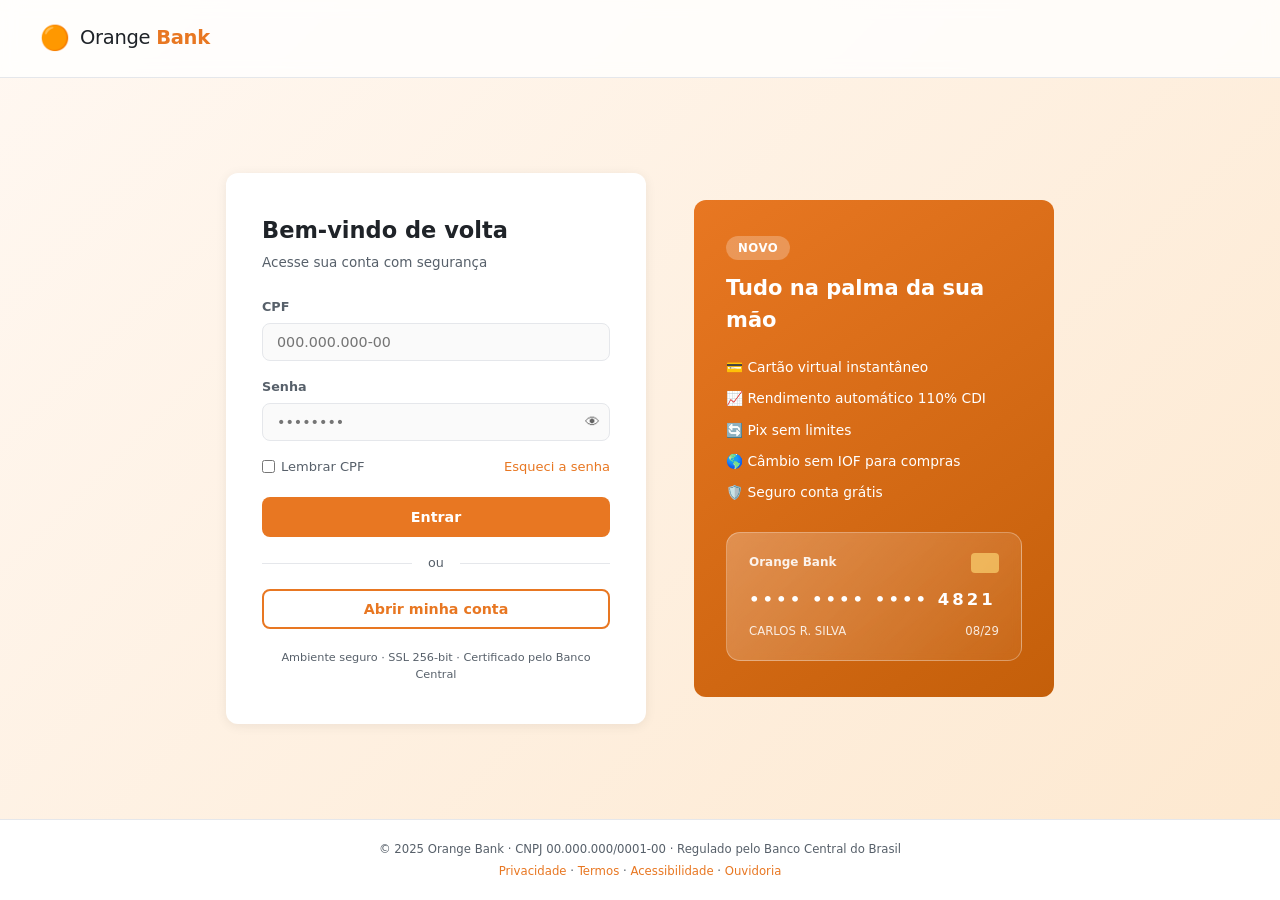
<file: index.html>
<!DOCTYPE html>
<html lang="pt-BR">
<head>
  <meta charset="UTF-8" />
  <meta name="viewport" content="width=device-width, initial-scale=1.0" />
  <title>Orange Bank — Login</title>
  <link rel="stylesheet" href="style.css" />
</head>
<body class="auth-page">

  <!-- Header mínimo -->
  <header class="auth-header">
    <div class="logo">
      <span class="logo-icon">🟠</span>
      <span class="logo-text">Orange <strong>Bank</strong></span>
    </div>
  </header>

  <main class="auth-main">
    <div class="auth-card">
      <h1>Bem-vindo de volta</h1>
      <p class="auth-sub">Acesse sua conta com segurança</p>

      <form id="loginForm" onsubmit="doLogin(event)">
        <div class="field-group">
          <label for="cpf">CPF</label>
          <input type="text" id="cpf" placeholder="000.000.000-00" maxlength="14" oninput="maskCPF(this)" />
        </div>
        <div class="field-group">
          <label for="senha">Senha</label>
          <div class="input-eye">
            <input type="password" id="senha" placeholder="••••••••" />
            <button type="button" class="eye-btn" onclick="togglePwd()">👁</button>
          </div>
        </div>
        <div class="remember-row">
          <label><input type="checkbox" /> Lembrar CPF</label>
          <a href="#" class="link">Esqueci a senha</a>
        </div>
        <button type="submit" class="btn btn-primary btn-full">Entrar</button>
      </form>

      <div class="divider">ou</div>
      <button class="btn btn-outline btn-full" onclick="goRegister()">Abrir minha conta</button>

      <p class="auth-footer">Ambiente seguro · SSL 256-bit · Certificado pelo Banco Central</p>
    </div>

    <!-- Card lateral ilustrativo -->
    <div class="auth-promo">
      <div class="promo-badge">Novo</div>
      <h2>Tudo na palma da sua mão</h2>
      <ul class="promo-list">
        <li>💳 Cartão virtual instantâneo</li>
        <li>📈 Rendimento automático 110% CDI</li>
        <li>🔄 Pix sem limites</li>
        <li>🌎 Câmbio sem IOF para compras</li>
        <li>🛡️ Seguro conta grátis</li>
      </ul>
      <div class="promo-card-mockup">
        <div class="mock-card">
          <div class="mock-card-top">
            <span>Orange Bank</span>
            <span class="mock-chip"></span>
          </div>
          <div class="mock-card-num">•••• •••• •••• 4821</div>
          <div class="mock-card-bot">
            <span>CARLOS R. SILVA</span>
            <span>08/29</span>
          </div>
        </div>
      </div>
    </div>
  </main>

  <footer class="auth-page-footer">
    <p>© 2025 Orange Bank · CNPJ 00.000.000/0001-00 · Regulado pelo Banco Central do Brasil</p>
    <nav><a href="#">Privacidade</a> · <a href="#">Termos</a> · <a href="#">Acessibilidade</a> · <a href="#">Ouvidoria</a></nav>
  </footer>

  <script src="app.js"></script>
</body>
</html>
</file>
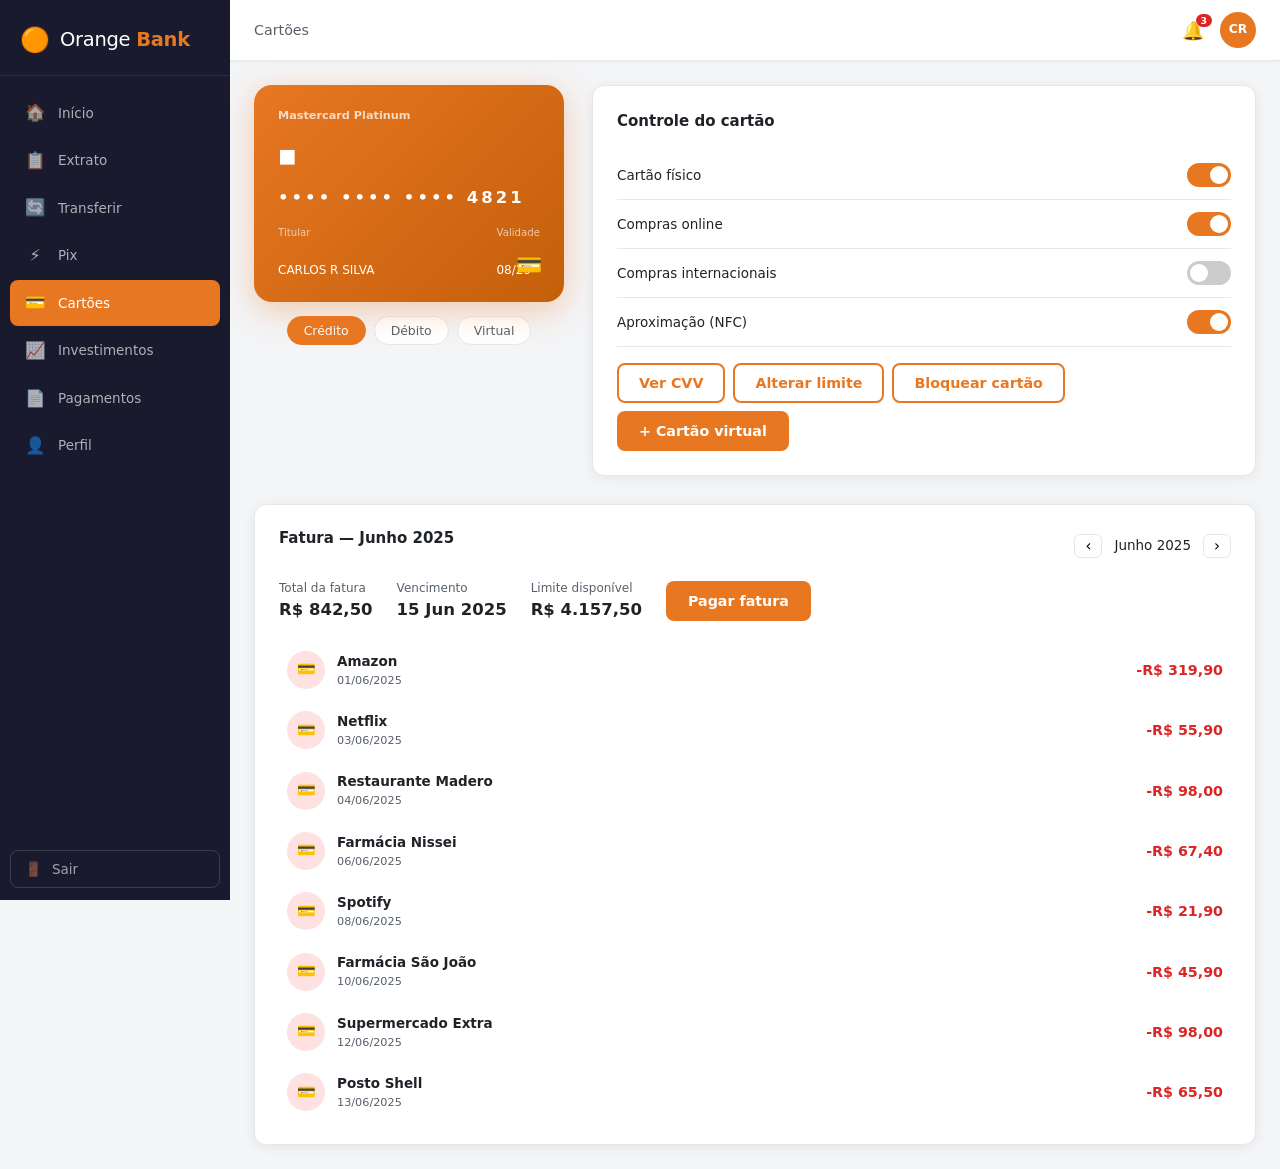
<file: cartoes.html>
<!DOCTYPE html>
<html lang="pt-BR">
<head>
  <meta charset="UTF-8" />
  <meta name="viewport" content="width=device-width, initial-scale=1.0" />
  <title>Orange Bank — Cartões</title>
  <link rel="stylesheet" href="style.css" />
</head>
<body class="app-page">
  <aside class="sidebar" id="sidebar">
    <div class="sidebar-logo"><span class="logo-icon">🟠</span><span class="logo-text">Orange <strong>Bank</strong></span></div>
    <nav class="sidebar-nav">
      <a href="dashboard.html" class="nav-item"><span class="nav-icon">🏠</span><span>Início</span></a>
      <a href="extrato.html" class="nav-item"><span class="nav-icon">📋</span><span>Extrato</span></a>
      <a href="transferencia.html" class="nav-item"><span class="nav-icon">🔄</span><span>Transferir</span></a>
      <a href="pix.html" class="nav-item"><span class="nav-icon">⚡</span><span>Pix</span></a>
      <a href="cartoes.html" class="nav-item active"><span class="nav-icon">💳</span><span>Cartões</span></a>
      <a href="investimentos.html" class="nav-item"><span class="nav-icon">📈</span><span>Investimentos</span></a>
      <a href="pagamentos.html" class="nav-item"><span class="nav-icon">📄</span><span>Pagamentos</span></a>
      <a href="perfil.html" class="nav-item"><span class="nav-icon">👤</span><span>Perfil</span></a>
    </nav>
    <button class="sidebar-logout" onclick="logout()"><span>🚪</span> Sair</button>
  </aside>
  <div class="app-content">
    <header class="topbar">
      <button class="menu-toggle" onclick="toggleSidebar()">☰</button>
      <div class="topbar-greeting"><span>Cartões</span></div>
      <div class="topbar-actions">
        <button class="icon-btn" onclick="showNotifications()">🔔<span class="badge">3</span></button>
        <div class="avatar" onclick="window.location='perfil.html'">CR</div>
      </div>
    </header>
    <main class="main-area">

      <div class="cards-layout">
        <!-- CARD VISUAL -->
        <div class="card-display-area">
          <div class="big-card credit" id="bigCard">
            <div class="card-band">Mastercard Platinum</div>
            <div class="card-chip">◼</div>
            <div class="card-num">•••• •••• •••• 4821</div>
            <div class="card-info-row">
              <div><small>Titular</small><br>CARLOS R SILVA</div>
              <div><small>Validade</small><br>08/29</div>
            </div>
            <div class="card-brand">💳</div>
          </div>
          <div class="card-switch-row">
            <button class="card-sw-btn active" onclick="switchCard(this,'credit')">Crédito</button>
            <button class="card-sw-btn" onclick="switchCard(this,'debit')">Débito</button>
            <button class="card-sw-btn" onclick="switchCard(this,'virtual')">Virtual</button>
          </div>
        </div>

        <!-- CONTROLES DO CARTÃO -->
        <div class="card-controls">
          <h2>Controle do cartão</h2>
          <div class="toggle-row">
            <span>Cartão físico</span>
            <label class="toggle"><input type="checkbox" checked onchange="toggleCard(this,'fisico')"><span class="slider"></span></label>
          </div>
          <div class="toggle-row">
            <span>Compras online</span>
            <label class="toggle"><input type="checkbox" checked onchange="toggleCard(this,'online')"><span class="slider"></span></label>
          </div>
          <div class="toggle-row">
            <span>Compras internacionais</span>
            <label class="toggle"><input type="checkbox" onchange="toggleCard(this,'inter')"><span class="slider"></span></label>
          </div>
          <div class="toggle-row">
            <span>Aproximação (NFC)</span>
            <label class="toggle"><input type="checkbox" checked onchange="toggleCard(this,'nfc')"><span class="slider"></span></label>
          </div>
          <div class="card-actions-btns">
            <button class="btn btn-outline" onclick="showCVV()">Ver CVV</button>
            <button class="btn btn-outline" onclick="changeLimit()">Alterar limite</button>
            <button class="btn btn-outline" onclick="blockCard()">Bloquear cartão</button>
            <button class="btn btn-primary" onclick="requestVirtual()">+ Cartão virtual</button>
          </div>
        </div>
      </div>

      <!-- FATURA -->
      <section class="fatura-section">
        <div class="section-header">
          <h2 class="section-title">Fatura — Junho 2025</h2>
          <div class="fatura-nav">
            <button onclick="prevFatura()">‹</button>
            <span id="faturaMonth">Junho 2025</span>
            <button onclick="nextFatura()">›</button>
          </div>
        </div>
        <div class="fatura-summary">
          <div class="fatura-val">
            <span>Total da fatura</span>
            <strong id="faturaTotal">R$ 842,50</strong>
          </div>
          <div class="fatura-val">
            <span>Vencimento</span>
            <strong>15 Jun 2025</strong>
          </div>
          <div class="fatura-val">
            <span>Limite disponível</span>
            <strong>R$ 4.157,50</strong>
          </div>
          <button class="btn btn-primary" onclick="payFatura()">Pagar fatura</button>
        </div>
        <ul class="tx-list" id="faturaList"></ul>
      </section>

    </main>
  </div>

  <!-- MODAL CVV -->
  <div class="modal-overlay hidden" id="cvvModal">
    <div class="modal">
      <h3>Código de segurança (CVV)</h3>
      <p>Este código expira em <strong>30 segundos</strong></p>
      <div class="cvv-display" id="cvvValue">357</div>
      <div class="cvv-timer"><div class="cvv-bar" id="cvvBar"></div></div>
      <button class="btn btn-outline btn-full mt8" onclick="closeCVV()">Fechar</button>
    </div>
  </div>

  <script src="app.js"></script>
</body>
</html>
</file>
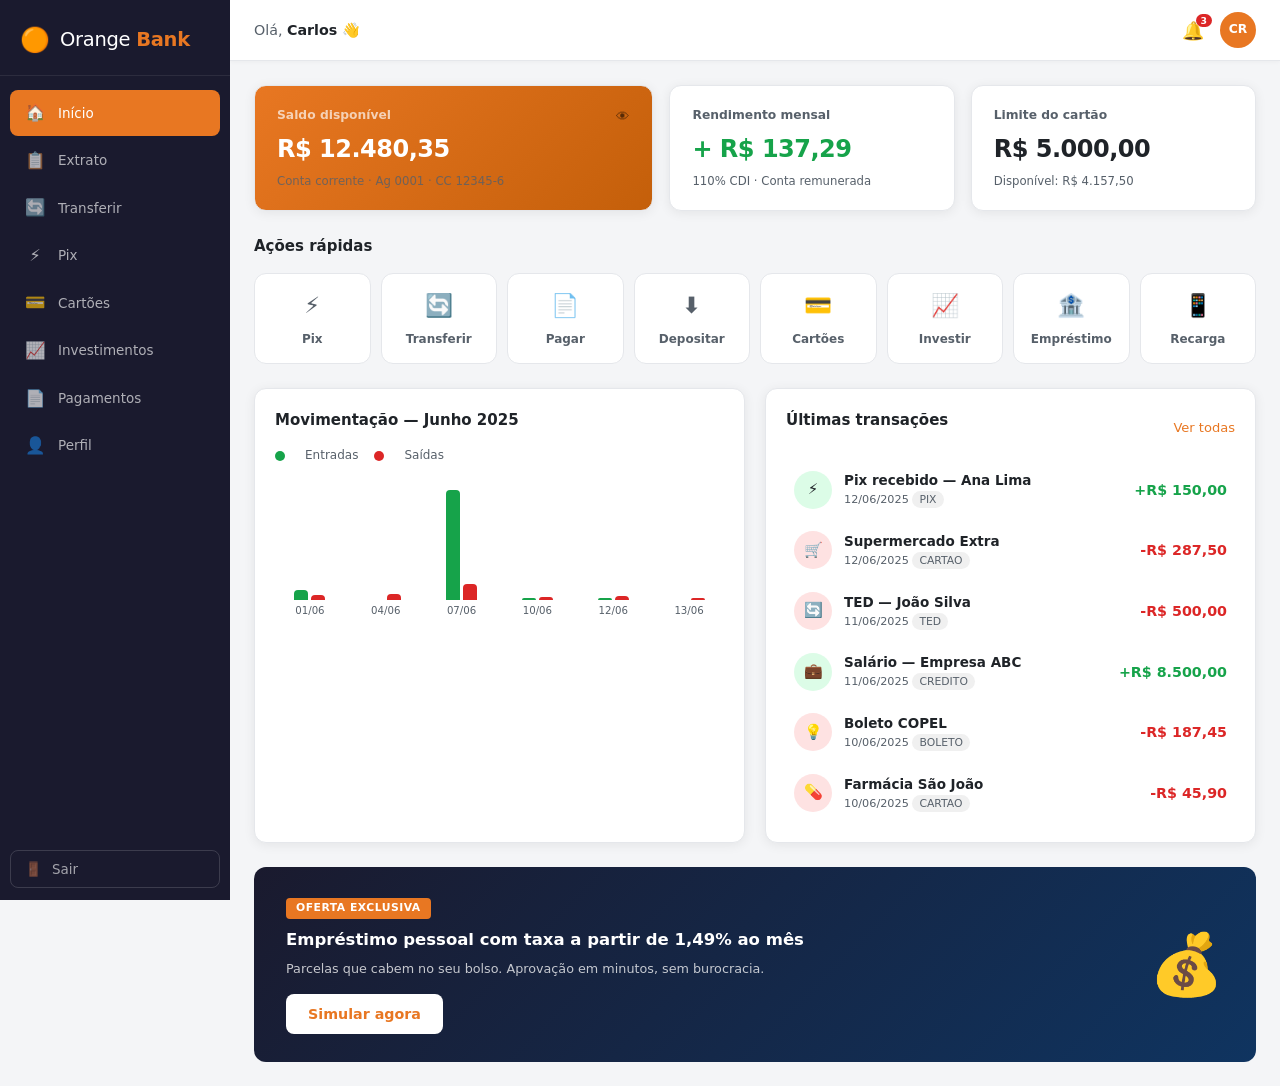
<file: dashboard.html>
<!DOCTYPE html>
<html lang="pt-BR">
<head>
  <meta charset="UTF-8" />
  <meta name="viewport" content="width=device-width, initial-scale=1.0" />
  <title>Orange Bank — Dashboard</title>
  <link rel="stylesheet" href="style.css" />
</head>
<body class="app-page">

  <!-- SIDEBAR -->
  <aside class="sidebar" id="sidebar">
    <div class="sidebar-logo">
      <span class="logo-icon">🟠</span>
      <span class="logo-text">Orange <strong>Bank</strong></span>
    </div>
    <nav class="sidebar-nav">
      <a href="dashboard.html" class="nav-item active">
        <span class="nav-icon">🏠</span><span>Início</span>
      </a>
      <a href="extrato.html" class="nav-item">
        <span class="nav-icon">📋</span><span>Extrato</span>
      </a>
      <a href="transferencia.html" class="nav-item">
        <span class="nav-icon">🔄</span><span>Transferir</span>
      </a>
      <a href="pix.html" class="nav-item">
        <span class="nav-icon">⚡</span><span>Pix</span>
      </a>
      <a href="cartoes.html" class="nav-item">
        <span class="nav-icon">💳</span><span>Cartões</span>
      </a>
      <a href="investimentos.html" class="nav-item">
        <span class="nav-icon">📈</span><span>Investimentos</span>
      </a>
      <a href="pagamentos.html" class="nav-item">
        <span class="nav-icon">📄</span><span>Pagamentos</span>
      </a>
      <a href="perfil.html" class="nav-item">
        <span class="nav-icon">👤</span><span>Perfil</span>
      </a>
    </nav>
    <button class="sidebar-logout" onclick="logout()">
      <span>🚪</span> Sair
    </button>
  </aside>

  <!-- CONTEÚDO PRINCIPAL -->
  <div class="app-content">

    <!-- TOPBAR -->
    <header class="topbar">
      <button class="menu-toggle" onclick="toggleSidebar()">☰</button>
      <div class="topbar-greeting">
        <span>Olá, <strong id="userName">Carlos</strong> 👋</span>
      </div>
      <div class="topbar-actions">
        <button class="icon-btn" title="Notificações" onclick="showNotifications()">
          🔔<span class="badge" id="notifBadge">3</span>
        </button>
        <div class="avatar" onclick="window.location='perfil.html'">CR</div>
      </div>
    </header>

    <!-- NOTIFICAÇÕES DROPDOWN -->
    <div class="notif-panel hidden" id="notifPanel">
      <h4>Notificações</h4>
      <div class="notif-item unread"><span>🔄</span> Pix recebido de <strong>Ana Lima</strong> — R$ 150,00</div>
      <div class="notif-item unread"><span>💳</span> Fatura do cartão vence em 3 dias — R$ 842,50</div>
      <div class="notif-item unread"><span>📈</span> Seu CDB rendeu R$ 18,42 este mês</div>
      <div class="notif-item"><span>✅</span> Transferência para João Silva confirmada</div>
    </div>

    <main class="main-area">

      <!-- SALDO CARDS -->
      <section class="balance-row">
        <div class="balance-card primary">
          <div class="balance-label">Saldo disponível
            <button class="eye-toggle" onclick="toggleBalance()" id="eyeBtn">👁</button>
          </div>
          <div class="balance-value" id="saldoVal">R$ 12.480,35</div>
          <div class="balance-account">Conta corrente · Ag 0001 · CC 12345-6</div>
        </div>
        <div class="balance-card secondary">
          <div class="balance-label">Rendimento mensal</div>
          <div class="balance-value green" id="rendVal">+ R$ 137,29</div>
          <div class="balance-account">110% CDI · Conta remunerada</div>
        </div>
        <div class="balance-card secondary">
          <div class="balance-label">Limite do cartão</div>
          <div class="balance-value">R$ 5.000,00</div>
          <div class="balance-account">Disponível: R$ 4.157,50</div>
        </div>
      </section>

      <!-- AÇÕES RÁPIDAS -->
      <section class="quick-actions">
        <h2 class="section-title">Ações rápidas</h2>
        <div class="qa-grid">
          <a href="pix.html" class="qa-item">
            <div class="qa-icon">⚡</div>
            <span>Pix</span>
          </a>
          <a href="transferencia.html" class="qa-item">
            <div class="qa-icon">🔄</div>
            <span>Transferir</span>
          </a>
          <a href="pagamentos.html" class="qa-item">
            <div class="qa-icon">📄</div>
            <span>Pagar</span>
          </a>
          <a href="#" class="qa-item" onclick="showDeposit()">
            <div class="qa-icon">⬇️</div>
            <span>Depositar</span>
          </a>
          <a href="cartoes.html" class="qa-item">
            <div class="qa-icon">💳</div>
            <span>Cartões</span>
          </a>
          <a href="investimentos.html" class="qa-item">
            <div class="qa-icon">📈</div>
            <span>Investir</span>
          </a>
          <a href="#" class="qa-item">
            <div class="qa-icon">🏦</div>
            <span>Empréstimo</span>
          </a>
          <a href="#" class="qa-item">
            <div class="qa-icon">📱</div>
            <span>Recarga</span>
          </a>
        </div>
      </section>

      <!-- GRÁFICO + ÚLTIMAS TRANSAÇÕES -->
      <div class="dash-bottom">

        <section class="chart-section">
          <h2 class="section-title">Movimentação — Junho 2025</h2>
          <div class="chart-legend">
            <span class="legend-dot green"></span>Entradas
            <span class="legend-dot red"></span>Saídas
          </div>
          <div class="bar-chart" id="barChart"></div>
        </section>

        <section class="recent-tx">
          <div class="section-header">
            <h2 class="section-title">Últimas transações</h2>
            <a href="extrato.html" class="link">Ver todas</a>
          </div>
          <ul class="tx-list" id="txList"></ul>
        </section>

      </div>

      <!-- PRODUTO DESTAQUE -->
      <section class="promo-banner">
        <div class="promo-text">
          <span class="promo-tag">Oferta exclusiva</span>
          <h3>Empréstimo pessoal com taxa a partir de 1,49% ao mês</h3>
          <p>Parcelas que cabem no seu bolso. Aprovação em minutos, sem burocracia.</p>
          <button class="btn btn-white">Simular agora</button>
        </div>
        <div class="promo-img">💰</div>
      </section>

    </main>
  </div>

  <!-- MODAL DEPOSITAR -->
  <div class="modal-overlay hidden" id="depositModal">
    <div class="modal">
      <h3>Depositar via Pix</h3>
      <p>Use a chave abaixo para realizar um depósito na sua conta:</p>
      <div class="pix-key-box">
        <span id="pixKeyVal">carlos.silva@orangebank.com.br</span>
        <button class="btn btn-sm" onclick="copyPix()">Copiar</button>
      </div>
      <div class="qr-placeholder">
        <div class="qr-box">QR Code<br/>(ilustrativo)</div>
      </div>
      <button class="btn btn-outline btn-full" onclick="closeDeposit()">Fechar</button>
    </div>
  </div>

  <script src="app.js"></script>
</body>
</html>
</file>
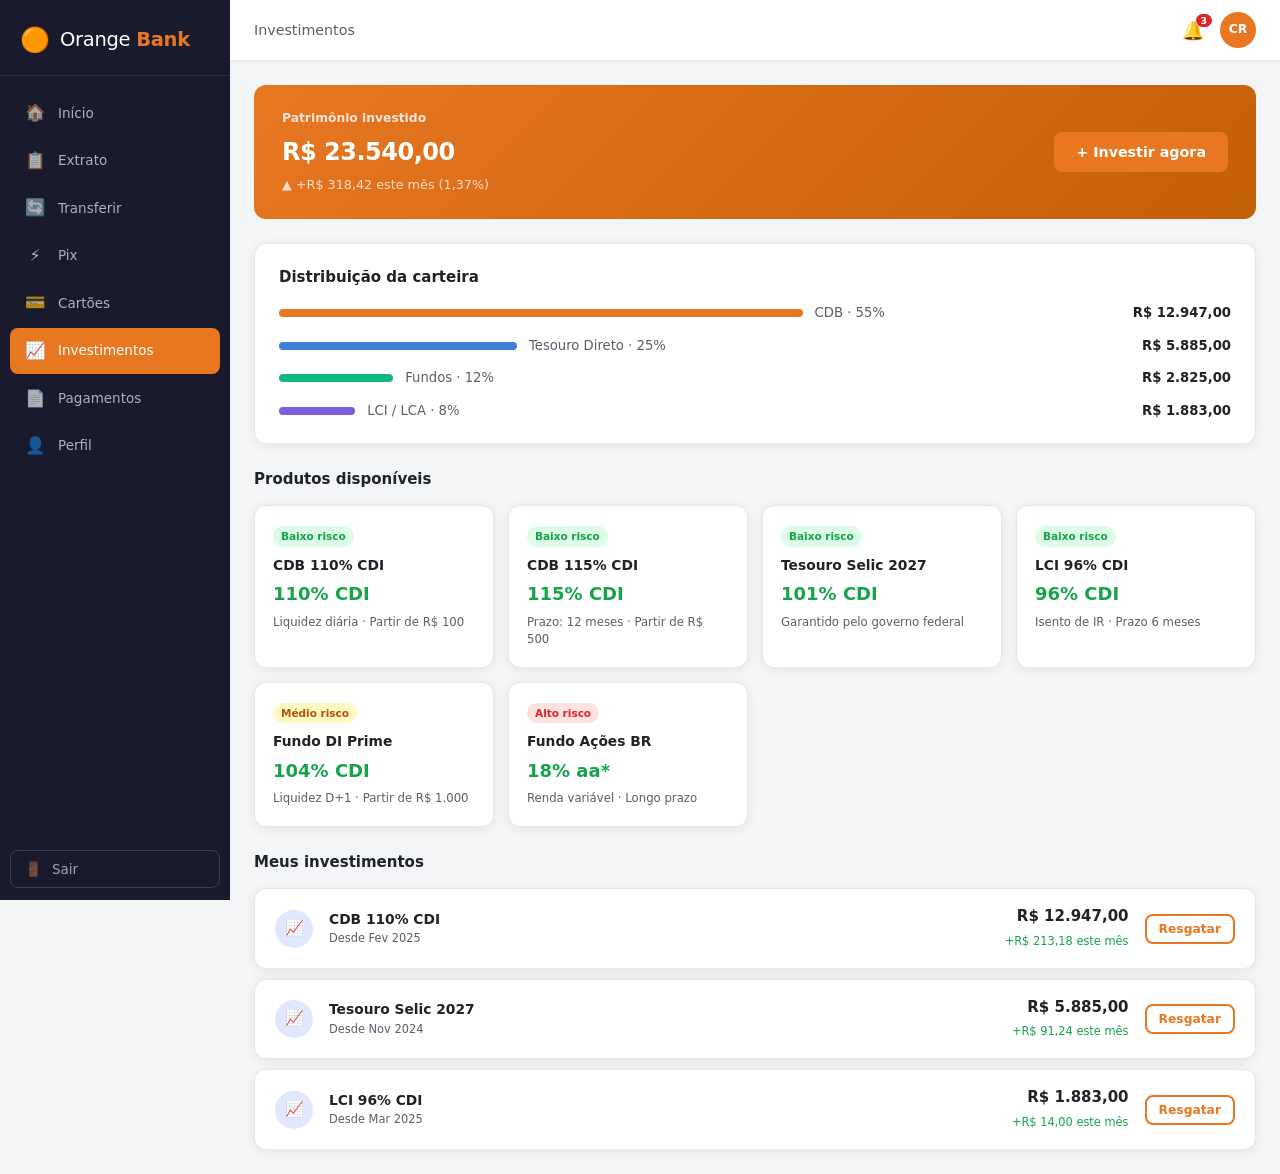
<file: investimentos.html>
<!DOCTYPE html>
<html lang="pt-BR">
<head>
  <meta charset="UTF-8" />
  <meta name="viewport" content="width=device-width, initial-scale=1.0" />
  <title>Orange Bank — Investimentos</title>
  <link rel="stylesheet" href="style.css" />
</head>
<body class="app-page">
  <aside class="sidebar" id="sidebar">
    <div class="sidebar-logo"><span class="logo-icon">🟠</span><span class="logo-text">Orange <strong>Bank</strong></span></div>
    <nav class="sidebar-nav">
      <a href="dashboard.html" class="nav-item"><span class="nav-icon">🏠</span><span>Início</span></a>
      <a href="extrato.html" class="nav-item"><span class="nav-icon">📋</span><span>Extrato</span></a>
      <a href="transferencia.html" class="nav-item"><span class="nav-icon">🔄</span><span>Transferir</span></a>
      <a href="pix.html" class="nav-item"><span class="nav-icon">⚡</span><span>Pix</span></a>
      <a href="cartoes.html" class="nav-item"><span class="nav-icon">💳</span><span>Cartões</span></a>
      <a href="investimentos.html" class="nav-item active"><span class="nav-icon">📈</span><span>Investimentos</span></a>
      <a href="pagamentos.html" class="nav-item"><span class="nav-icon">📄</span><span>Pagamentos</span></a>
      <a href="perfil.html" class="nav-item"><span class="nav-icon">👤</span><span>Perfil</span></a>
    </nav>
    <button class="sidebar-logout" onclick="logout()"><span>🚪</span> Sair</button>
  </aside>
  <div class="app-content">
    <header class="topbar">
      <button class="menu-toggle" onclick="toggleSidebar()">☰</button>
      <div class="topbar-greeting"><span>Investimentos</span></div>
      <div class="topbar-actions">
        <button class="icon-btn" onclick="showNotifications()">🔔<span class="badge">3</span></button>
        <div class="avatar" onclick="window.location='perfil.html'">CR</div>
      </div>
    </header>
    <main class="main-area">

      <!-- PATRIMÔNIO -->
      <div class="invest-hero">
        <div>
          <div class="balance-label">Patrimônio investido</div>
          <div class="balance-value">R$ 23.540,00</div>
          <div class="balance-account green">▲ +R$ 318,42 este mês (1,37%)</div>
        </div>
        <button class="btn btn-primary" onclick="openInvestModal()">+ Investir agora</button>
      </div>

      <!-- DISTRIBUIÇÃO -->
      <section class="invest-alloc">
        <h2 class="section-title">Distribuição da carteira</h2>
        <div class="alloc-grid">
          <div class="alloc-item">
            <div class="alloc-bar" style="--pct:55%;--clr:#e87722;"></div>
            <span>CDB · 55%</span>
            <strong>R$ 12.947,00</strong>
          </div>
          <div class="alloc-item">
            <div class="alloc-bar" style="--pct:25%;--clr:#3b82d4;"></div>
            <span>Tesouro Direto · 25%</span>
            <strong>R$ 5.885,00</strong>
          </div>
          <div class="alloc-item">
            <div class="alloc-bar" style="--pct:12%;--clr:#10b981;"></div>
            <span>Fundos · 12%</span>
            <strong>R$ 2.825,00</strong>
          </div>
          <div class="alloc-item">
            <div class="alloc-bar" style="--pct:8%;--clr:#7c5cd8;"></div>
            <span>LCI / LCA · 8%</span>
            <strong>R$ 1.883,00</strong>
          </div>
        </div>
      </section>

      <!-- PRODUTOS -->
      <section>
        <h2 class="section-title">Produtos disponíveis</h2>
        <div class="invest-products" id="investProducts"></div>
      </section>

      <!-- MEUS INVESTIMENTOS -->
      <section>
        <h2 class="section-title">Meus investimentos</h2>
        <div class="my-invest-list" id="myInvestList"></div>
      </section>

    </main>
  </div>

  <!-- MODAL INVESTIR -->
  <div class="modal-overlay hidden" id="investModal">
    <div class="modal">
      <h3>Novo investimento</h3>
      <div class="field-group">
        <label>Produto</label>
        <select id="investProd">
          <option>CDB 110% CDI — Liquidez diária</option>
          <option>CDB 115% CDI — 12 meses</option>
          <option>Tesouro Selic 2027</option>
          <option>LCI 96% CDI — 6 meses</option>
          <option>Fundo DI Prime</option>
        </select>
      </div>
      <div class="field-group">
        <label>Valor</label>
        <input type="text" id="investAmt" placeholder="R$ 0,00" oninput="maskMoney(this)" />
      </div>
      <p class="muted small">Resgate previsto: calculado após confirmação</p>
      <div class="tf-btn-row">
        <button class="btn btn-outline" onclick="closeInvestModal()">Cancelar</button>
        <button class="btn btn-primary" onclick="confirmInvest()">Confirmar</button>
      </div>
    </div>
  </div>

  <script src="app.js"></script>
</body>
</html>
</file>
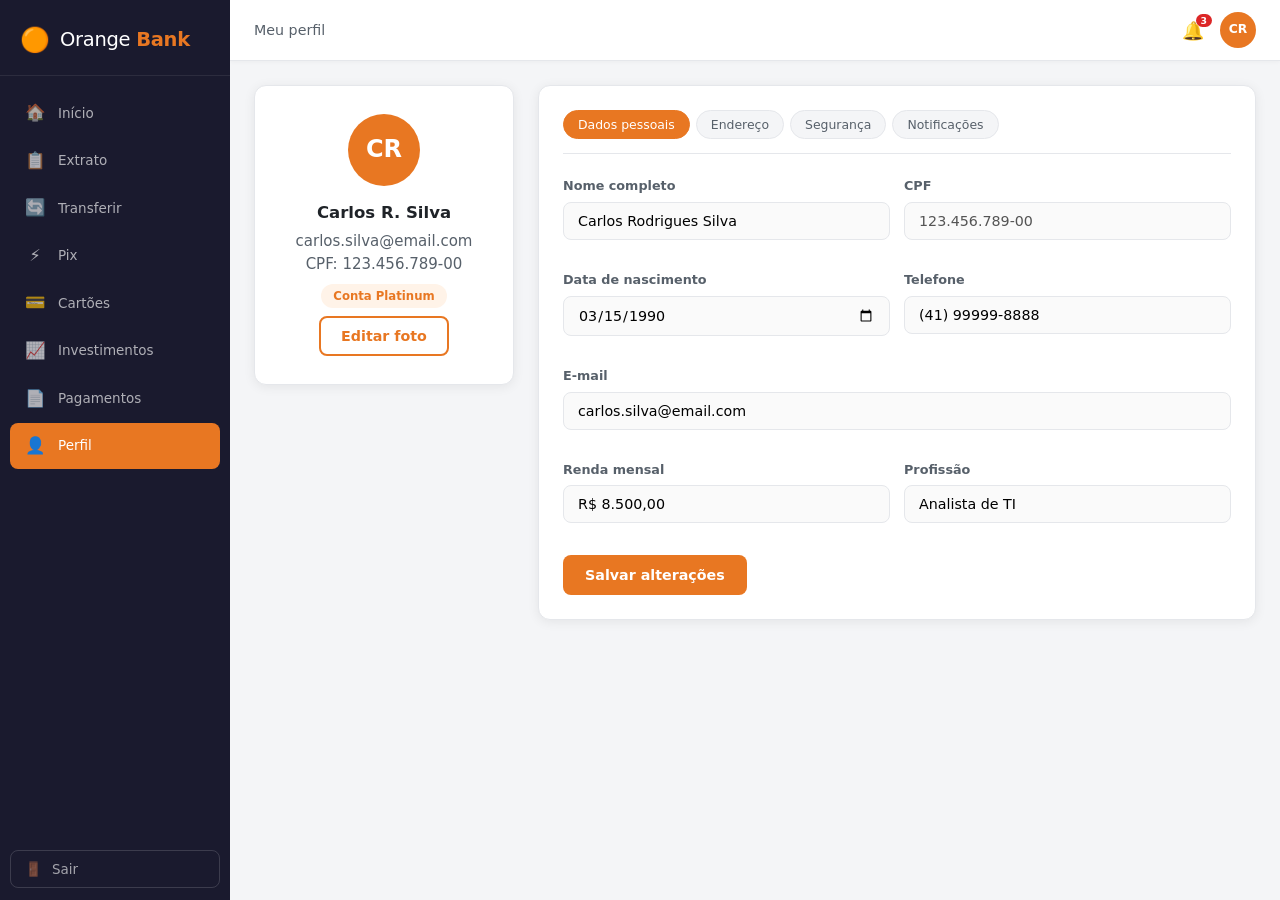
<file: perfil.html>
<!DOCTYPE html>
<html lang="pt-BR">
<head>
  <meta charset="UTF-8" />
  <meta name="viewport" content="width=device-width, initial-scale=1.0" />
  <title>Orange Bank — Perfil</title>
  <link rel="stylesheet" href="style.css" />
</head>
<body class="app-page">
  <aside class="sidebar" id="sidebar">
    <div class="sidebar-logo"><span class="logo-icon">🟠</span><span class="logo-text">Orange <strong>Bank</strong></span></div>
    <nav class="sidebar-nav">
      <a href="dashboard.html" class="nav-item"><span class="nav-icon">🏠</span><span>Início</span></a>
      <a href="extrato.html" class="nav-item"><span class="nav-icon">📋</span><span>Extrato</span></a>
      <a href="transferencia.html" class="nav-item"><span class="nav-icon">🔄</span><span>Transferir</span></a>
      <a href="pix.html" class="nav-item"><span class="nav-icon">⚡</span><span>Pix</span></a>
      <a href="cartoes.html" class="nav-item"><span class="nav-icon">💳</span><span>Cartões</span></a>
      <a href="investimentos.html" class="nav-item"><span class="nav-icon">📈</span><span>Investimentos</span></a>
      <a href="pagamentos.html" class="nav-item"><span class="nav-icon">📄</span><span>Pagamentos</span></a>
      <a href="perfil.html" class="nav-item active"><span class="nav-icon">👤</span><span>Perfil</span></a>
    </nav>
    <button class="sidebar-logout" onclick="logout()"><span>🚪</span> Sair</button>
  </aside>
  <div class="app-content">
    <header class="topbar">
      <button class="menu-toggle" onclick="toggleSidebar()">☰</button>
      <div class="topbar-greeting"><span>Meu perfil</span></div>
      <div class="topbar-actions">
        <button class="icon-btn" onclick="showNotifications()">🔔<span class="badge">3</span></button>
        <div class="avatar" onclick="">CR</div>
      </div>
    </header>
    <main class="main-area">

      <div class="profile-layout">
        <!-- CARD DO PERFIL -->
        <div class="profile-card">
          <div class="profile-avatar-big">CR</div>
          <h2>Carlos R. Silva</h2>
          <p class="muted">carlos.silva@email.com</p>
          <p class="muted">CPF: 123.456.789-00</p>
          <span class="profile-badge">Conta Platinum</span>
          <button class="btn btn-outline mt8" onclick="editPhoto()">Editar foto</button>
        </div>

        <!-- TABS PERFIL -->
        <div class="profile-main">
          <div class="profile-tabs">
            <button class="ptab active" onclick="setProfileTab(this,'dados')">Dados pessoais</button>
            <button class="ptab" onclick="setProfileTab(this,'endereco')">Endereço</button>
            <button class="ptab" onclick="setProfileTab(this,'seguranca')">Segurança</button>
            <button class="ptab" onclick="setProfileTab(this,'notif')">Notificações</button>
          </div>

          <!-- DADOS PESSOAIS -->
          <div class="profile-tab-content" id="tabDados">
            <div class="form-grid">
              <div class="field-group">
                <label>Nome completo</label>
                <input type="text" value="Carlos Rodrigues Silva" />
              </div>
              <div class="field-group">
                <label>CPF</label>
                <input type="text" value="123.456.789-00" disabled />
              </div>
              <div class="field-group">
                <label>Data de nascimento</label>
                <input type="date" value="1990-03-15" />
              </div>
              <div class="field-group">
                <label>Telefone</label>
                <input type="text" value="(41) 99999-8888" />
              </div>
              <div class="field-group full-width">
                <label>E-mail</label>
                <input type="email" value="carlos.silva@email.com" />
              </div>
              <div class="field-group">
                <label>Renda mensal</label>
                <input type="text" value="R$ 8.500,00" />
              </div>
              <div class="field-group">
                <label>Profissão</label>
                <input type="text" value="Analista de TI" />
              </div>
            </div>
            <button class="btn btn-primary" onclick="saveProfile()">Salvar alterações</button>
          </div>

          <!-- ENDEREÇO -->
          <div class="profile-tab-content hidden" id="tabEndereco">
            <div class="form-grid">
              <div class="field-group">
                <label>CEP</label>
                <div style="display:flex;gap:8px">
                  <input type="text" id="cepInput" value="80000-000" placeholder="00000-000" />
                  <button class="btn btn-sm" onclick="fetchCEP()">Buscar</button>
                </div>
              </div>
              <div class="field-group full-width"><label>Logradouro</label><input type="text" value="Rua das Flores" /></div>
              <div class="field-group"><label>Número</label><input type="text" value="123" /></div>
              <div class="field-group"><label>Complemento</label><input type="text" value="Apto 45" /></div>
              <div class="field-group"><label>Bairro</label><input type="text" value="Batel" /></div>
              <div class="field-group"><label>Cidade</label><input type="text" value="Curitiba" /></div>
              <div class="field-group"><label>Estado</label>
                <select><option selected>PR — Paraná</option><option>SP — São Paulo</option><option>RJ — Rio de Janeiro</option></select>
              </div>
            </div>
            <button class="btn btn-primary" onclick="saveProfile()">Salvar endereço</button>
          </div>

          <!-- SEGURANÇA -->
          <div class="profile-tab-content hidden" id="tabSeguranca">
            <div class="security-list">
              <div class="sec-item">
                <div>
                  <strong>Senha de acesso</strong>
                  <p class="muted small">Última alteração: 3 meses atrás</p>
                </div>
                <button class="btn btn-outline btn-sm" onclick="changePwd()">Alterar</button>
              </div>
              <div class="sec-item">
                <div>
                  <strong>Senha transacional (4 dígitos)</strong>
                  <p class="muted small">Usada para confirmar operações</p>
                </div>
                <button class="btn btn-outline btn-sm" onclick="changePwd()">Alterar</button>
              </div>
              <div class="sec-item">
                <div>
                  <strong>Autenticação em 2 fatores (2FA)</strong>
                  <p class="muted small">Ativo — via SMS e e-mail</p>
                </div>
                <label class="toggle"><input type="checkbox" checked><span class="slider"></span></label>
              </div>
              <div class="sec-item">
                <div>
                  <strong>Biometria / Face ID</strong>
                  <p class="muted small">Permite login rápido no app</p>
                </div>
                <label class="toggle"><input type="checkbox"><span class="slider"></span></label>
              </div>
              <div class="sec-item">
                <div>
                  <strong>Dispositivos autorizados</strong>
                  <p class="muted small">2 dispositivos conectados</p>
                </div>
                <button class="btn btn-outline btn-sm" onclick="viewDevices()">Gerenciar</button>
              </div>
              <div class="sec-item danger">
                <div>
                  <strong>Encerrar conta</strong>
                  <p class="muted small">Esta ação é irreversível</p>
                </div>
                <button class="btn btn-danger btn-sm" onclick="closeAccount()">Encerrar</button>
              </div>
            </div>
          </div>

          <!-- NOTIFICAÇÕES -->
          <div class="profile-tab-content hidden" id="tabNotif">
            <div class="security-list">
              <div class="sec-item"><span>Pix recebido</span><label class="toggle"><input type="checkbox" checked><span class="slider"></span></label></div>
              <div class="sec-item"><span>Pix enviado</span><label class="toggle"><input type="checkbox" checked><span class="slider"></span></label></div>
              <div class="sec-item"><span>Vencimento de fatura</span><label class="toggle"><input type="checkbox" checked><span class="slider"></span></label></div>
              <div class="sec-item"><span>Rendimento de investimentos</span><label class="toggle"><input type="checkbox" checked><span class="slider"></span></label></div>
              <div class="sec-item"><span>Promoções e ofertas</span><label class="toggle"><input type="checkbox"><span class="slider"></span></label></div>
              <div class="sec-item"><span>Alertas de segurança</span><label class="toggle"><input type="checkbox" checked><span class="slider"></span></label></div>
              <div class="sec-item"><span>Notícias do mercado</span><label class="toggle"><input type="checkbox"><span class="slider"></span></label></div>
            </div>
            <button class="btn btn-primary mt8" onclick="saveProfile()">Salvar preferências</button>
          </div>

        </div>
      </div>

    </main>
  </div>
  <script src="app.js"></script>
</body>
</html>
</file>
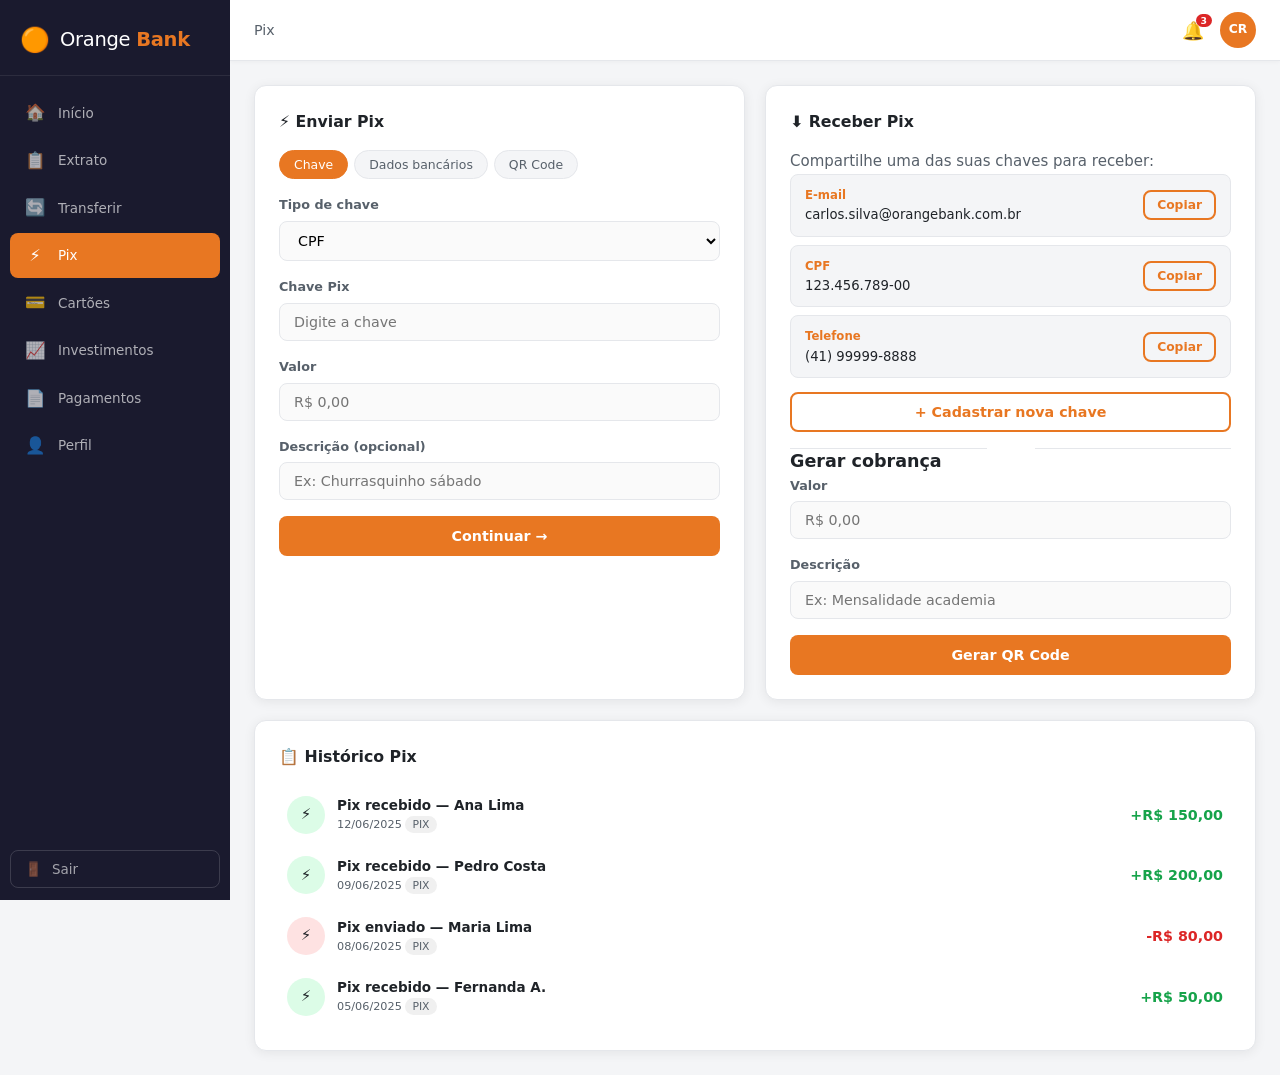
<file: pix.html>
<!DOCTYPE html>
<html lang="pt-BR">
<head>
  <meta charset="UTF-8" />
  <meta name="viewport" content="width=device-width, initial-scale=1.0" />
  <title>Orange Bank — Pix</title>
  <link rel="stylesheet" href="style.css" />
</head>
<body class="app-page">
  <aside class="sidebar" id="sidebar">
    <div class="sidebar-logo"><span class="logo-icon">🟠</span><span class="logo-text">Orange <strong>Bank</strong></span></div>
    <nav class="sidebar-nav">
      <a href="dashboard.html" class="nav-item"><span class="nav-icon">🏠</span><span>Início</span></a>
      <a href="extrato.html" class="nav-item"><span class="nav-icon">📋</span><span>Extrato</span></a>
      <a href="transferencia.html" class="nav-item"><span class="nav-icon">🔄</span><span>Transferir</span></a>
      <a href="pix.html" class="nav-item active"><span class="nav-icon">⚡</span><span>Pix</span></a>
      <a href="cartoes.html" class="nav-item"><span class="nav-icon">💳</span><span>Cartões</span></a>
      <a href="investimentos.html" class="nav-item"><span class="nav-icon">📈</span><span>Investimentos</span></a>
      <a href="pagamentos.html" class="nav-item"><span class="nav-icon">📄</span><span>Pagamentos</span></a>
      <a href="perfil.html" class="nav-item"><span class="nav-icon">👤</span><span>Perfil</span></a>
    </nav>
    <button class="sidebar-logout" onclick="logout()"><span>🚪</span> Sair</button>
  </aside>
  <div class="app-content">
    <header class="topbar">
      <button class="menu-toggle" onclick="toggleSidebar()">☰</button>
      <div class="topbar-greeting"><span>Pix</span></div>
      <div class="topbar-actions">
        <button class="icon-btn" onclick="showNotifications()">🔔<span class="badge">3</span></button>
        <div class="avatar" onclick="window.location='perfil.html'">CR</div>
      </div>
    </header>
    <main class="main-area">

      <div class="pix-grid">

        <!-- ENVIAR PIX -->
        <div class="pix-card">
          <h2>⚡ Enviar Pix</h2>
          <div class="pix-tabs">
            <button class="ptab active" onclick="setPixTab(this,'chave')">Chave</button>
            <button class="ptab" onclick="setPixTab(this,'dados')">Dados bancários</button>
            <button class="ptab" onclick="setPixTab(this,'qr')">QR Code</button>
          </div>

          <div id="pixTabChave">
            <div class="field-group">
              <label>Tipo de chave</label>
              <select id="pixKeyType">
                <option value="cpf">CPF</option>
                <option value="email">E-mail</option>
                <option value="telefone">Telefone</option>
                <option value="aleatoria">Chave aleatória</option>
              </select>
            </div>
            <div class="field-group">
              <label>Chave Pix</label>
              <input type="text" id="pixKeyInput" placeholder="Digite a chave" />
            </div>
          </div>

          <div id="pixTabDados" class="hidden">
            <div class="field-group">
              <label>CPF / CNPJ</label>
              <input type="text" placeholder="000.000.000-00" />
            </div>
            <div class="field-group">
              <label>Banco</label>
              <select>
                <option>Selecione o banco</option>
                <option>001 — Banco do Brasil</option>
                <option>033 — Santander</option>
                <option>104 — Caixa</option>
                <option>237 — Bradesco</option>
                <option>341 — Itaú</option>
                <option>260 — Nubank</option>
                <option>290 — Orange Bank</option>
              </select>
            </div>
            <div class="field-group"><label>Agência</label><input type="text" placeholder="0000" /></div>
            <div class="field-group"><label>Conta</label><input type="text" placeholder="00000-0" /></div>
          </div>

          <div id="pixTabQr" class="hidden">
            <div class="qr-upload-area" onclick="document.getElementById('qrFile').click()">
              <span>📷</span>
              <p>Clique para fazer upload ou escanear QR Code</p>
              <input type="file" id="qrFile" accept="image/*" hidden />
            </div>
          </div>

          <div class="field-group mt8">
            <label>Valor</label>
            <input type="text" id="pixAmt" placeholder="R$ 0,00" oninput="maskMoney(this)" />
          </div>
          <div class="field-group">
            <label>Descrição (opcional)</label>
            <input type="text" placeholder="Ex: Churrasquinho sábado" />
          </div>
          <button class="btn btn-primary btn-full" onclick="sendPix()">Continuar →</button>
        </div>

        <!-- RECEBER PIX -->
        <div class="pix-card">
          <h2>⬇️ Receber Pix</h2>
          <p class="muted">Compartilhe uma das suas chaves para receber:</p>
          <div class="my-keys" id="myKeys"></div>
          <button class="btn btn-outline btn-full" onclick="addKey()">+ Cadastrar nova chave</button>
          <div class="divider"></div>
          <h3>Gerar cobrança</h3>
          <div class="field-group">
            <label>Valor</label>
            <input type="text" id="cobAmt" placeholder="R$ 0,00" oninput="maskMoney(this)" />
          </div>
          <div class="field-group">
            <label>Descrição</label>
            <input type="text" id="cobDesc" placeholder="Ex: Mensalidade academia" />
          </div>
          <button class="btn btn-primary btn-full" onclick="genCharge()">Gerar QR Code</button>
          <div class="qr-result hidden" id="qrResult">
            <div class="qr-box-big">QR Code gerado</div>
            <p class="pix-copy-key" id="pixCopyStr">00020126360014br.gov.bcb.pix...</p>
            <button class="btn btn-sm btn-outline" onclick="copyPixStr()">Copiar código</button>
          </div>
        </div>

        <!-- HISTÓRICO PIX -->
        <div class="pix-card full-width">
          <h2>📋 Histórico Pix</h2>
          <ul class="tx-list" id="pixHistList"></ul>
        </div>
      </div>

    </main>
  </div>

  <!-- MODAL CONFIRMAR PIX -->
  <div class="modal-overlay hidden" id="pixModal">
    <div class="modal">
      <h3>Confirmar Pix</h3>
      <div id="pixReviewContent"></div>
      <div class="field-group">
        <label>Senha de 4 dígitos</label>
        <div class="pin-row">
          <input type="password" maxlength="1" class="pin-digit" oninput="pinFocus(this)" />
          <input type="password" maxlength="1" class="pin-digit" oninput="pinFocus(this)" />
          <input type="password" maxlength="1" class="pin-digit" oninput="pinFocus(this)" />
          <input type="password" maxlength="1" class="pin-digit" oninput="pinFocus(this)" />
        </div>
      </div>
      <div class="tf-btn-row">
        <button class="btn btn-outline" onclick="closePixModal()">Cancelar</button>
        <button class="btn btn-primary" onclick="confirmPix()">Confirmar</button>
      </div>
    </div>
  </div>

  <script src="app.js"></script>
</body>
</html>
</file>
<file: style.css>
/* =============================================
   ORANGE BANK — STYLESHEET
   ============================================= */

/* ---- Reset ---- */
*, *::before, *::after { box-sizing: border-box; margin: 0; padding: 0; }
html { font-size: 15px; }
body { font-family: -apple-system, "Segoe UI", system-ui, sans-serif; color: #1f2328; background: #f4f5f7; line-height: 1.55; }
a { color: inherit; text-decoration: none; }
button { cursor: pointer; font-family: inherit; }
input, select, textarea { font-family: inherit; font-size: .95rem; }
ul { list-style: none; }

/* ---- Variables ---- */
:root {
  --orange: #e87722;
  --orange-dark: #c45f0a;
  --orange-light: #fff3e8;
  --blue: #3b82d4;
  --green: #16a34a;
  --red: #dc2626;
  --purple: #7c5cd8;
  --bg: #f4f5f7;
  --surface: #ffffff;
  --border: #e5e7eb;
  --text: #1f2328;
  --muted: #57606a;
  --sidebar-w: 230px;
  --radius: 12px;
  --shadow: 0 2px 12px rgba(0,0,0,.07);
}

/* =============================================
   AUTH PAGE
   ============================================= */
.auth-page { background: linear-gradient(135deg, #fff8f2 0%, #fde8cf 100%); min-height: 100vh; display: flex; flex-direction: column; }

.auth-header {
  padding: 20px 40px;
  display: flex;
  align-items: center;
  background: rgba(255,255,255,.8);
  backdrop-filter: blur(8px);
  border-bottom: 1px solid var(--border);
}

.logo { display: flex; align-items: center; gap: 10px; font-size: 1.25rem; }
.logo-icon { font-size: 1.6rem; }
.logo-text { font-size: 1.3rem; font-weight: 400; letter-spacing: -.3px; }
.logo-text strong { color: var(--orange); }

.auth-main {
  flex: 1;
  display: flex;
  align-items: center;
  justify-content: center;
  gap: 48px;
  padding: 40px 20px;
  flex-wrap: wrap;
}

.auth-card {
  background: var(--surface);
  border-radius: var(--radius);
  box-shadow: var(--shadow);
  padding: 40px 36px;
  width: 100%;
  max-width: 420px;
}

.auth-card h1 { font-size: 1.5rem; margin-bottom: 4px; }
.auth-sub { color: var(--muted); margin-bottom: 24px; font-size: .9rem; }

.field-group { margin-bottom: 16px; }
.field-group label { display: block; font-size: .85rem; font-weight: 600; color: var(--muted); margin-bottom: 6px; }
.field-group input, .field-group select, .field-group textarea {
  width: 100%; padding: 10px 14px; border: 1px solid var(--border);
  border-radius: 8px; font-size: .95rem; background: #fafafa;
  transition: border .2s, box-shadow .2s;
}
.field-group input:focus, .field-group select:focus { outline: none; border-color: var(--orange); box-shadow: 0 0 0 3px rgba(232,119,34,.15); background: #fff; }

.input-eye { position: relative; }
.input-eye input { padding-right: 44px; }
.eye-btn { position: absolute; right: 10px; top: 50%; transform: translateY(-50%); background: none; border: none; font-size: 1rem; opacity: .6; }
.eye-btn:hover { opacity: 1; }

.remember-row { display: flex; align-items: center; justify-content: space-between; margin-bottom: 20px; font-size: .87rem; color: var(--muted); }
.remember-row label { display: flex; align-items: center; gap: 6px; cursor: pointer; }
.link { color: var(--orange); font-size: .87rem; }
.link:hover { text-decoration: underline; }

.btn {
  display: inline-flex; align-items: center; justify-content: center;
  gap: 6px; padding: 10px 20px; border-radius: 8px; font-size: .95rem;
  font-weight: 600; border: 2px solid transparent; transition: all .18s;
  white-space: nowrap;
}
.btn-primary { background: var(--orange); color: #fff; }
.btn-primary:hover { background: var(--orange-dark); }
.btn-outline { background: transparent; color: var(--orange); border-color: var(--orange); }
.btn-outline:hover { background: var(--orange-light); }
.btn-white { background: #fff; color: var(--orange); }
.btn-white:hover { background: #fff3; }
.btn-danger { background: var(--red); color: #fff; border-color: var(--red); }
.btn-danger:hover { background: #b91c1c; }
.btn-full { width: 100%; }
.btn-sm { padding: 6px 12px; font-size: .82rem; }

.divider { text-align: center; color: var(--muted); font-size: .85rem; margin: 16px 0; position: relative; }
.divider::before, .divider::after { content: ''; position: absolute; top: 50%; width: calc(50% - 24px); height: 1px; background: var(--border); }
.divider::before { left: 0; }
.divider::after { right: 0; }

.auth-footer { text-align: center; font-size: .75rem; color: var(--muted); margin-top: 20px; }

/* PROMO CARD */
.auth-promo {
  background: linear-gradient(145deg, var(--orange), #c45f0a);
  color: #fff;
  border-radius: var(--radius);
  padding: 36px 32px;
  max-width: 360px;
  width: 100%;
  position: relative;
  overflow: hidden;
}
.auth-promo h2 { font-size: 1.4rem; margin-bottom: 20px; }
.promo-badge { display: inline-block; background: rgba(255,255,255,.25); border-radius: 20px; padding: 3px 12px; font-size: .78rem; font-weight: 700; margin-bottom: 12px; letter-spacing: .5px; text-transform: uppercase; }
.promo-list { list-style: none; display: flex; flex-direction: column; gap: 10px; font-size: .92rem; }
.promo-list li { display: flex; align-items: center; gap: 10px; }

.promo-card-mockup { margin-top: 28px; }
.mock-card {
  background: linear-gradient(130deg, rgba(255,255,255,.25), rgba(255,255,255,.05));
  border: 1px solid rgba(255,255,255,.3);
  border-radius: 14px;
  padding: 20px 22px;
  backdrop-filter: blur(4px);
}
.mock-card-top { display: flex; justify-content: space-between; align-items: center; font-size: .8rem; font-weight: 700; opacity: .9; }
.mock-chip { display: inline-block; width: 28px; height: 20px; background: rgba(255,220,120,.7); border-radius: 4px; }
.mock-card-num { font-size: 1.1rem; letter-spacing: 3px; margin: 14px 0 10px; font-weight: 700; }
.mock-card-bot { display: flex; justify-content: space-between; font-size: .78rem; opacity: .85; }

.auth-page-footer { text-align: center; padding: 20px; font-size: .78rem; color: var(--muted); border-top: 1px solid var(--border); background: #fff; }
.auth-page-footer nav { margin-top: 4px; }
.auth-page-footer a { color: var(--orange); }

/* =============================================
   APP LAYOUT
   ============================================= */
.app-page { display: flex; min-height: 100vh; background: var(--bg); }

/* SIDEBAR */
.sidebar {
  width: var(--sidebar-w);
  min-height: 100vh;
  background: #1a1a2e;
  display: flex;
  flex-direction: column;
  position: fixed;
  left: 0; top: 0; bottom: 0;
  z-index: 100;
  transition: transform .3s;
}
.sidebar-logo { padding: 22px 20px 16px; display: flex; align-items: center; gap: 10px; border-bottom: 1px solid rgba(255,255,255,.08); }
.sidebar-logo .logo-text { color: #fff; }
.sidebar-nav { flex: 1; padding: 14px 10px; display: flex; flex-direction: column; gap: 2px; overflow-y: auto; }
.nav-item {
  display: flex; align-items: center; gap: 12px;
  padding: 10px 14px; border-radius: 8px; color: rgba(255,255,255,.65);
  font-size: .9rem; font-weight: 500; transition: all .15s;
}
.nav-item:hover { background: rgba(255,255,255,.08); color: #fff; }
.nav-item.active { background: var(--orange); color: #fff; }
.nav-icon { font-size: 1.1rem; width: 22px; text-align: center; }
.sidebar-logout {
  margin: 12px 10px; padding: 10px 14px; border-radius: 8px;
  background: none; border: 1px solid rgba(255,255,255,.15);
  color: rgba(255,255,255,.6); font-size: .9rem; display: flex; align-items: center; gap: 10px;
  transition: all .15s;
}
.sidebar-logout:hover { background: rgba(220,38,38,.15); color: #fca5a5; border-color: rgba(220,38,38,.4); }

/* CONTENT */
.app-content {
  margin-left: var(--sidebar-w);
  flex: 1;
  display: flex;
  flex-direction: column;
  min-height: 100vh;
}

/* TOPBAR */
.topbar {
  position: sticky; top: 0; z-index: 50;
  background: var(--surface);
  border-bottom: 1px solid var(--border);
  display: flex; align-items: center; gap: 14px;
  padding: 12px 24px;
  box-shadow: 0 1px 4px rgba(0,0,0,.04);
}
.menu-toggle { background: none; border: none; font-size: 1.3rem; color: var(--muted); display: none; }
.topbar-greeting { flex: 1; font-size: .95rem; color: var(--muted); }
.topbar-greeting strong { color: var(--text); }
.topbar-actions { display: flex; align-items: center; gap: 12px; }
.icon-btn { background: none; border: none; font-size: 1.2rem; position: relative; padding: 4px; }
.badge { position: absolute; top: -2px; right: -4px; background: var(--red); color: #fff; font-size: .62rem; font-weight: 700; border-radius: 10px; padding: 1px 5px; min-width: 16px; text-align: center; }
.avatar { width: 36px; height: 36px; border-radius: 50%; background: var(--orange); color: #fff; font-weight: 700; font-size: .82rem; display: flex; align-items: center; justify-content: center; cursor: pointer; }

/* NOTIFICATIONS */
.notif-panel {
  position: absolute; top: 60px; right: 20px; z-index: 200;
  background: var(--surface); border: 1px solid var(--border);
  border-radius: var(--radius); box-shadow: var(--shadow);
  width: 320px; padding: 16px;
}
.notif-panel h4 { margin-bottom: 12px; font-size: .95rem; }
.notif-item { display: flex; align-items: flex-start; gap: 10px; padding: 10px; border-radius: 8px; font-size: .87rem; margin-bottom: 4px; }
.notif-item.unread { background: var(--orange-light); }

/* MAIN AREA */
.main-area { flex: 1; padding: 24px; max-width: 1100px; width: 100%; }

/* =============================================
   DASHBOARD
   ============================================= */
.balance-row { display: grid; grid-template-columns: 1.4fr 1fr 1fr; gap: 16px; margin-bottom: 24px; }
.balance-card {
  background: var(--surface); border-radius: var(--radius);
  padding: 20px 22px; box-shadow: var(--shadow);
  border: 1px solid var(--border);
}
.balance-card.primary { background: linear-gradient(135deg, var(--orange), #c45f0a); color: #fff; }
.balance-card.primary .balance-label, .balance-card.primary .balance-account { opacity: .8; }
.balance-label { font-size: .82rem; font-weight: 600; color: var(--muted); margin-bottom: 6px; display: flex; align-items: center; justify-content: space-between; }
.balance-card.primary .balance-label { color: rgba(255,255,255,.85); }
.balance-value { font-size: 1.6rem; font-weight: 700; letter-spacing: -.5px; margin-bottom: 4px; }
.balance-value.green { color: var(--green); }
.balance-account { font-size: .78rem; color: var(--muted); }
.eye-toggle { background: none; border: none; font-size: .9rem; cursor: pointer; opacity: .7; padding: 0; margin-left: 6px; }

.quick-actions { margin-bottom: 24px; }
.qa-grid { display: grid; grid-template-columns: repeat(8,1fr); gap: 10px; margin-top: 12px; }
.qa-item { display: flex; flex-direction: column; align-items: center; gap: 8px; padding: 14px 8px; background: var(--surface); border-radius: var(--radius); border: 1px solid var(--border); font-size: .8rem; font-weight: 600; color: var(--muted); transition: all .15s; text-align: center; }
.qa-item:hover { background: var(--orange-light); color: var(--orange); transform: translateY(-2px); box-shadow: 0 4px 12px rgba(232,119,34,.15); }
.qa-icon { font-size: 1.5rem; }

.section-title { font-size: 1rem; font-weight: 700; color: var(--text); margin-bottom: 14px; }
.section-header { display: flex; align-items: center; justify-content: space-between; margin-bottom: 14px; }

.dash-bottom { display: grid; grid-template-columns: 1fr 1fr; gap: 20px; margin-bottom: 24px; }

/* BAR CHART */
.chart-section { background: var(--surface); border-radius: var(--radius); padding: 20px; box-shadow: var(--shadow); border: 1px solid var(--border); }
.chart-legend { display: flex; gap: 16px; font-size: .8rem; color: var(--muted); margin-bottom: 14px; align-items: center; }
.legend-dot { width: 10px; height: 10px; border-radius: 50%; display: inline-block; margin-right: 4px; }
.legend-dot.green { background: var(--green); }
.legend-dot.red { background: var(--red); }
.bar-chart { display: flex; align-items: flex-end; gap: 6px; height: 140px; }
.bar-wrap { display: flex; flex-direction: column; align-items: center; gap: 3px; flex: 1; }
.bar-pair { display: flex; gap: 3px; align-items: flex-end; height: 120px; }
.bar { width: 14px; border-radius: 4px 4px 0 0; transition: opacity .2s; }
.bar:hover { opacity: .75; }
.bar.in { background: var(--green); }
.bar.out { background: var(--red); }
.bar-label { font-size: .68rem; color: var(--muted); }

/* TRANSACTIONS */
.recent-tx { background: var(--surface); border-radius: var(--radius); padding: 20px; box-shadow: var(--shadow); border: 1px solid var(--border); }
.tx-list { display: flex; flex-direction: column; gap: 2px; }
.tx-item { display: flex; align-items: center; gap: 12px; padding: 10px 8px; border-radius: 8px; transition: background .15s; }
.tx-item:hover { background: var(--bg); }
.tx-icon { width: 38px; height: 38px; border-radius: 50%; display: flex; align-items: center; justify-content: center; font-size: 1rem; flex-shrink: 0; }
.tx-icon.in { background: #dcfce7; }
.tx-icon.out { background: #fee2e2; }
.tx-icon.neutral { background: #e0e7ff; }
.tx-body { flex: 1; min-width: 0; }
.tx-name { font-size: .9rem; font-weight: 600; white-space: nowrap; overflow: hidden; text-overflow: ellipsis; }
.tx-date { font-size: .75rem; color: var(--muted); }
.tx-type { font-size: .72rem; background: #f0f0f0; color: var(--muted); border-radius: 20px; padding: 2px 7px; }
.tx-amt { font-size: .95rem; font-weight: 700; white-space: nowrap; }
.tx-amt.in { color: var(--green); }
.tx-amt.out { color: var(--red); }

/* PROMO BANNER */
.promo-banner {
  background: linear-gradient(135deg, #1a1a2e, #0f3460);
  border-radius: var(--radius);
  padding: 28px 32px;
  display: flex;
  align-items: center;
  justify-content: space-between;
  color: #fff;
}
.promo-text h3 { font-size: 1.1rem; margin-bottom: 6px; }
.promo-text p { font-size: .85rem; opacity: .75; margin-bottom: 16px; }
.promo-tag { display: inline-block; background: var(--orange); border-radius: 4px; padding: 2px 10px; font-size: .72rem; font-weight: 700; text-transform: uppercase; letter-spacing: .5px; margin-bottom: 8px; }
.promo-img { font-size: 4rem; }

/* =============================================
   EXTRATO
   ============================================= */
.extrato-header { display: flex; align-items: center; justify-content: space-between; margin-bottom: 16px; flex-wrap: wrap; gap: 12px; }
.extrato-period { display: flex; gap: 6px; }
.period-btn { padding: 6px 14px; border-radius: 20px; border: 1px solid var(--border); background: var(--surface); font-size: .85rem; color: var(--muted); transition: all .15s; }
.period-btn.active { background: var(--orange); color: #fff; border-color: var(--orange); }
.extrato-filters { display: flex; gap: 10px; align-items: center; }
.extrato-filters select { padding: 6px 12px; border: 1px solid var(--border); border-radius: 8px; font-size: .88rem; background: var(--surface); }

.extrato-summary { display: grid; grid-template-columns: repeat(3,1fr); gap: 14px; margin-bottom: 20px; }
.summary-card { background: var(--surface); border-radius: var(--radius); padding: 16px 18px; border: 1px solid var(--border); box-shadow: var(--shadow); }
.summary-card span { font-size: .8rem; color: var(--muted); display: block; margin-bottom: 4px; }
.summary-card strong { font-size: 1.2rem; font-weight: 700; }
.summary-card.green strong { color: var(--green); }
.summary-card.red strong { color: var(--red); }

.extrato-list { background: var(--surface); border-radius: var(--radius); box-shadow: var(--shadow); border: 1px solid var(--border); overflow: hidden; }
.extrato-day-group { border-bottom: 1px solid var(--border); }
.extrato-day-label { padding: 10px 18px; font-size: .8rem; font-weight: 700; color: var(--muted); background: var(--bg); text-transform: uppercase; letter-spacing: .5px; }
.extrato-day-group .tx-item { padding: 12px 18px; border-radius: 0; }

/* =============================================
   TRANSFERÊNCIA
   ============================================= */
.transfer-wrap { max-width: 680px; }
.transfer-tabs { display: flex; gap: 6px; margin-bottom: 24px; flex-wrap: wrap; }
.ttab { padding: 8px 18px; border-radius: 20px; border: 1px solid var(--border); background: var(--surface); font-size: .88rem; color: var(--muted); transition: all .15s; }
.ttab.active { background: var(--orange); color: #fff; border-color: var(--orange); }

.transfer-step { background: var(--surface); border-radius: var(--radius); padding: 28px; box-shadow: var(--shadow); border: 1px solid var(--border); margin-bottom: 20px; }
.transfer-step h2 { margin-bottom: 20px; font-size: 1.1rem; }

.form-grid { display: grid; grid-template-columns: 1fr 1fr; gap: 14px; margin-bottom: 20px; }
.form-grid .full-width { grid-column: 1 / -1; }

.tf-btn-row { display: flex; gap: 12px; justify-content: flex-end; }
.review-box { background: var(--bg); border-radius: 10px; padding: 16px 20px; margin-bottom: 20px; border: 1px solid var(--border); }
.review-row { display: flex; justify-content: space-between; padding: 6px 0; border-bottom: 1px solid var(--border); font-size: .9rem; }
.review-row:last-child { border-bottom: none; }

.pin-row { display: flex; gap: 10px; margin-top: 8px; }
.pin-digit { width: 52px; height: 52px; text-align: center; font-size: 1.4rem; font-weight: 700; border: 2px solid var(--border); border-radius: 10px; }
.pin-digit:focus { border-color: var(--orange); outline: none; box-shadow: 0 0 0 3px rgba(232,119,34,.15); }

.success-box { text-align: center; padding: 24px; }
.success-icon { font-size: 3rem; margin-bottom: 12px; }
.success-box h2 { margin-bottom: 8px; }
.success-box p { color: var(--muted); margin-bottom: 20px; }

.favoritos-section { margin-top: 20px; }
.favoritos-section h3 { font-size: .95rem; font-weight: 700; margin-bottom: 12px; }
.fav-list { display: flex; gap: 12px; flex-wrap: wrap; }
.fav-card { background: var(--surface); border: 1px solid var(--border); border-radius: 10px; padding: 12px 16px; display: flex; align-items: center; gap: 10px; cursor: pointer; transition: all .15s; font-size: .88rem; }
.fav-card:hover { border-color: var(--orange); background: var(--orange-light); }
.fav-card .fav-av { width: 32px; height: 32px; border-radius: 50%; background: var(--orange); color: #fff; font-weight: 700; font-size: .72rem; display: flex; align-items: center; justify-content: center; }

/* =============================================
   PIX
   ============================================= */
.pix-grid { display: grid; grid-template-columns: 1fr 1fr; gap: 20px; }
.pix-card { background: var(--surface); border-radius: var(--radius); padding: 24px; box-shadow: var(--shadow); border: 1px solid var(--border); }
.pix-card h2 { margin-bottom: 16px; font-size: 1.05rem; }
.pix-card.full-width { grid-column: 1 / -1; }
.pix-tabs { display: flex; gap: 6px; margin-bottom: 16px; }
.ptab { padding: 6px 14px; border-radius: 20px; border: 1px solid var(--border); background: #f4f5f7; font-size: .83rem; color: var(--muted); transition: all .15s; }
.ptab.active { background: var(--orange); color: #fff; border-color: var(--orange); }
.mt8 { margin-top: 8px; }

.my-keys { display: flex; flex-direction: column; gap: 8px; margin-bottom: 14px; }
.key-row { display: flex; align-items: center; justify-content: space-between; padding: 10px 14px; border-radius: 8px; border: 1px solid var(--border); font-size: .88rem; background: var(--bg); }
.key-type { font-weight: 700; color: var(--orange); font-size: .78rem; }

.qr-upload-area { border: 2px dashed var(--border); border-radius: 10px; padding: 30px; text-align: center; cursor: pointer; color: var(--muted); transition: all .15s; }
.qr-upload-area:hover { border-color: var(--orange); color: var(--orange); background: var(--orange-light); }
.qr-upload-area span { font-size: 2rem; display: block; margin-bottom: 8px; }

.qr-result { margin-top: 16px; text-align: center; }
.qr-box-big { width: 160px; height: 160px; border: 2px solid var(--border); border-radius: 12px; display: flex; align-items: center; justify-content: center; margin: 0 auto 12px; font-size: .85rem; color: var(--muted); background: #f9fafb; font-weight: 700; }
.pix-copy-key { font-size: .72rem; color: var(--muted); word-break: break-all; margin-bottom: 8px; }

.pix-key-box { display: flex; align-items: center; gap: 10px; background: var(--bg); border: 1px solid var(--border); border-radius: 8px; padding: 12px 14px; margin: 12px 0; font-size: .9rem; word-break: break-all; }
.qr-placeholder { text-align: center; margin: 12px 0; }
.qr-box { width: 140px; height: 140px; border: 2px solid var(--border); border-radius: 10px; display: inline-flex; align-items: center; justify-content: center; font-size: .82rem; color: var(--muted); }

/* =============================================
   CARTÕES
   ============================================= */
.cards-layout { display: grid; grid-template-columns: auto 1fr; gap: 28px; margin-bottom: 28px; align-items: start; }
.card-display-area { display: flex; flex-direction: column; align-items: center; gap: 14px; }
.big-card {
  width: 310px; padding: 22px 24px; border-radius: 18px;
  background: linear-gradient(135deg, var(--orange), #c45f0a);
  color: #fff; box-shadow: 0 8px 32px rgba(232,119,34,.35);
  position: relative;
}
.big-card.debit { background: linear-gradient(135deg, #1a1a2e, #0f3460); box-shadow: 0 8px 32px rgba(15,52,96,.35); }
.big-card.virtual { background: linear-gradient(135deg, var(--purple), #5b3ea0); box-shadow: 0 8px 32px rgba(124,92,216,.35); }
.card-band { font-size: .75rem; font-weight: 700; opacity: .75; margin-bottom: 14px; }
.card-chip { font-size: 1.5rem; margin-bottom: 12px; }
.card-num { font-size: 1.1rem; letter-spacing: 3px; font-weight: 700; margin-bottom: 14px; }
.card-info-row { display: flex; justify-content: space-between; font-size: .8rem; }
.card-info-row small { display: block; opacity: .65; margin-bottom: 2px; font-size: .68rem; }
.card-brand { position: absolute; bottom: 20px; right: 22px; font-size: 1.4rem; }

.card-switch-row { display: flex; gap: 8px; }
.card-sw-btn { padding: 6px 16px; border-radius: 20px; border: 1px solid var(--border); background: var(--surface); font-size: .83rem; color: var(--muted); transition: all .15s; }
.card-sw-btn.active { background: var(--orange); color: #fff; border-color: var(--orange); }

.card-controls { background: var(--surface); border-radius: var(--radius); padding: 24px; box-shadow: var(--shadow); border: 1px solid var(--border); }
.card-controls h2 { margin-bottom: 18px; font-size: 1rem; }
.toggle-row { display: flex; align-items: center; justify-content: space-between; padding: 12px 0; border-bottom: 1px solid var(--border); font-size: .9rem; }
.toggle-row:last-of-type { border-bottom: none; }
.toggle { position: relative; display: inline-block; width: 44px; height: 24px; }
.toggle input { opacity: 0; width: 0; height: 0; }
.slider { position: absolute; inset: 0; background: #ccc; border-radius: 24px; cursor: pointer; transition: .3s; }
.slider::before { content: ''; position: absolute; width: 18px; height: 18px; bottom: 3px; left: 3px; background: #fff; border-radius: 50%; transition: .3s; }
input:checked + .slider { background: var(--orange); }
input:checked + .slider::before { transform: translateX(20px); }
.card-actions-btns { margin-top: 16px; display: flex; flex-wrap: wrap; gap: 8px; }

.fatura-section { background: var(--surface); border-radius: var(--radius); padding: 22px 24px; box-shadow: var(--shadow); border: 1px solid var(--border); }
.fatura-nav { display: flex; align-items: center; gap: 12px; font-size: .9rem; }
.fatura-nav button { background: none; border: 1px solid var(--border); border-radius: 6px; padding: 2px 10px; font-size: 1rem; }
.fatura-summary { display: flex; align-items: center; gap: 24px; margin-bottom: 18px; flex-wrap: wrap; }
.fatura-val span { font-size: .8rem; color: var(--muted); display: block; }
.fatura-val strong { font-size: 1.1rem; }

.cvv-display { font-size: 3rem; font-weight: 700; text-align: center; color: var(--orange); letter-spacing: 8px; margin: 16px 0 8px; }
.cvv-timer { height: 6px; background: var(--border); border-radius: 3px; overflow: hidden; }
.cvv-bar { height: 100%; background: var(--orange); border-radius: 3px; width: 100%; transition: width 1s linear; }

/* =============================================
   INVESTIMENTOS
   ============================================= */
.invest-hero {
  background: linear-gradient(135deg, var(--orange), #c45f0a);
  border-radius: var(--radius); padding: 24px 28px; color: #fff;
  display: flex; align-items: center; justify-content: space-between;
  margin-bottom: 24px;
}
.invest-hero .balance-label { color: rgba(255,255,255,.8); }
.invest-hero .balance-account { color: rgba(255,255,255,.75); font-size: .85rem; margin-top: 4px; }

.invest-alloc { background: var(--surface); border-radius: var(--radius); padding: 22px 24px; box-shadow: var(--shadow); border: 1px solid var(--border); margin-bottom: 24px; }
.alloc-grid { display: flex; flex-direction: column; gap: 12px; }
.alloc-item { display: flex; align-items: center; gap: 12px; font-size: .88rem; }
.alloc-item span { width: 170px; color: var(--muted); }
.alloc-item strong { margin-left: auto; font-weight: 700; }
.alloc-bar { height: 8px; border-radius: 4px; background: var(--clr, var(--orange)); width: var(--pct, 50%); flex-shrink: 0; }

.invest-products { display: grid; grid-template-columns: repeat(auto-fill, minmax(220px, 1fr)); gap: 14px; margin-bottom: 24px; }
.invest-prod-card { background: var(--surface); border: 1px solid var(--border); border-radius: var(--radius); padding: 18px; box-shadow: var(--shadow); cursor: pointer; transition: all .15s; }
.invest-prod-card:hover { border-color: var(--orange); transform: translateY(-2px); box-shadow: 0 4px 16px rgba(232,119,34,.15); }
.prod-name { font-weight: 700; margin-bottom: 4px; font-size: .92rem; }
.prod-rate { font-size: 1.2rem; font-weight: 700; color: var(--green); margin-bottom: 6px; }
.prod-info { font-size: .78rem; color: var(--muted); line-height: 1.5; }
.prod-tag { display: inline-block; padding: 2px 8px; border-radius: 20px; font-size: .7rem; font-weight: 700; margin-bottom: 8px; }
.prod-tag.low { background: #dcfce7; color: var(--green); }
.prod-tag.med { background: #fef9c3; color: #b45309; }
.prod-tag.hi { background: #fee2e2; color: var(--red); }

.my-invest-list { display: flex; flex-direction: column; gap: 10px; }
.my-invest-item { background: var(--surface); border: 1px solid var(--border); border-radius: var(--radius); padding: 16px 20px; display: flex; align-items: center; gap: 16px; box-shadow: var(--shadow); }
.mi-info { flex: 1; }
.mi-name { font-weight: 700; font-size: .92rem; }
.mi-date { font-size: .76rem; color: var(--muted); }
.mi-val { text-align: right; }
.mi-val strong { display: block; font-size: 1rem; }
.mi-val small { font-size: .76rem; color: var(--green); }

/* =============================================
   PAGAMENTOS
   ============================================= */
.pag-types { display: flex; gap: 10px; margin-bottom: 24px; flex-wrap: wrap; }
.pag-type-btn { display: flex; flex-direction: column; align-items: center; gap: 6px; padding: 16px 24px; background: var(--surface); border: 2px solid var(--border); border-radius: var(--radius); font-size: .85rem; font-weight: 600; color: var(--muted); transition: all .15s; min-width: 90px; }
.pag-type-btn.active { border-color: var(--orange); background: var(--orange-light); color: var(--orange); }
.pag-type-btn span { font-size: 1.8rem; }

.pag-form { background: var(--surface); border-radius: var(--radius); padding: 26px; box-shadow: var(--shadow); border: 1px solid var(--border); max-width: 620px; }
.pag-form h2 { margin-bottom: 20px; font-size: 1.05rem; }
.barcode-row { display: flex; gap: 8px; }
.barcode-row input { flex: 1; }

.boleto-result { margin-top: 16px; }
.contas-grid { display: grid; grid-template-columns: repeat(4, 1fr); gap: 10px; }
.conta-btn { display: flex; flex-direction: column; align-items: center; gap: 6px; padding: 14px 8px; background: var(--bg); border: 1px solid var(--border); border-radius: 10px; font-size: .82rem; font-weight: 600; color: var(--muted); transition: all .15s; }
.conta-btn:hover { border-color: var(--orange); background: var(--orange-light); color: var(--orange); }
.conta-btn span { font-size: 1.6rem; }

.operadoras { display: flex; gap: 8px; margin-bottom: 14px; flex-wrap: wrap; }
.op-btn { padding: 6px 16px; border-radius: 20px; border: 1px solid var(--border); background: var(--surface); font-size: .85rem; transition: all .15s; }
.op-btn.active { background: var(--orange); color: #fff; border-color: var(--orange); }
.recarga-valores { display: flex; gap: 8px; margin-bottom: 16px; flex-wrap: wrap; }
.val-btn { padding: 10px 18px; border-radius: 8px; border: 1px solid var(--border); background: var(--surface); font-size: .9rem; font-weight: 700; transition: all .15s; }
.val-btn.active { background: var(--orange); color: #fff; border-color: var(--orange); }

/* =============================================
   PERFIL
   ============================================= */
.profile-layout { display: grid; grid-template-columns: 260px 1fr; gap: 24px; align-items: start; }
.profile-card { background: var(--surface); border-radius: var(--radius); padding: 28px 22px; box-shadow: var(--shadow); border: 1px solid var(--border); text-align: center; }
.profile-avatar-big { width: 72px; height: 72px; border-radius: 50%; background: var(--orange); color: #fff; font-size: 1.6rem; font-weight: 700; display: flex; align-items: center; justify-content: center; margin: 0 auto 14px; }
.profile-card h2 { font-size: 1.1rem; margin-bottom: 4px; }
.profile-badge { display: inline-block; background: var(--orange-light); color: var(--orange); border-radius: 20px; padding: 3px 12px; font-size: .78rem; font-weight: 700; margin-top: 8px; }

.profile-main { background: var(--surface); border-radius: var(--radius); padding: 24px; box-shadow: var(--shadow); border: 1px solid var(--border); }
.profile-tabs { display: flex; gap: 6px; margin-bottom: 22px; border-bottom: 1px solid var(--border); padding-bottom: 14px; flex-wrap: wrap; }
.profile-tab-content .form-grid { margin-bottom: 16px; }

.security-list { display: flex; flex-direction: column; gap: 2px; }
.sec-item { display: flex; align-items: center; justify-content: space-between; padding: 14px 0; border-bottom: 1px solid var(--border); gap: 12px; }
.sec-item:last-child { border-bottom: none; }
.sec-item.danger { opacity: .8; }
.sec-item p { margin-top: 3px; font-size: .8rem; }

/* =============================================
   MODAL
   ============================================= */
.modal-overlay { position: fixed; inset: 0; background: rgba(0,0,0,.45); z-index: 500; display: flex; align-items: center; justify-content: center; padding: 20px; }
.modal { background: var(--surface); border-radius: 14px; padding: 28px 30px; max-width: 440px; width: 100%; box-shadow: 0 16px 48px rgba(0,0,0,.2); }
.modal h3 { margin-bottom: 16px; font-size: 1.1rem; }

/* =============================================
   MISC
   ============================================= */
.hidden { display: none !important; }
.muted { color: var(--muted); }
.small { font-size: .8rem; }
.green { color: var(--green); }
.red { color: var(--red); }
.mt8 { margin-top: 8px; }
.mt16 { margin-top: 16px; }

/* TOAST */
.toast {
  position: fixed; bottom: 24px; right: 24px; z-index: 1000;
  background: #1a1a2e; color: #fff; border-radius: 10px;
  padding: 14px 20px; font-size: .9rem; max-width: 320px;
  display: flex; align-items: center; gap: 10px;
  box-shadow: 0 4px 20px rgba(0,0,0,.25);
  transform: translateY(80px); opacity: 0;
  transition: all .3s cubic-bezier(.25,.8,.25,1);
}
.toast.show { transform: translateY(0); opacity: 1; }
.toast.success { background: var(--green); }
.toast.error { background: var(--red); }
.toast.info { background: var(--orange); }

/* SCROLLBAR */
::-webkit-scrollbar { width: 6px; height: 6px; }
::-webkit-scrollbar-track { background: transparent; }
::-webkit-scrollbar-thumb { background: #ccc; border-radius: 3px; }

/* =============================================
   RESPONSIVE
   ============================================= */
@media (max-width: 900px) {
  .sidebar { transform: translateX(-100%); }
  .sidebar.open { transform: translateX(0); }
  .app-content { margin-left: 0; }
  .menu-toggle { display: block; }
  .balance-row { grid-template-columns: 1fr; }
  .qa-grid { grid-template-columns: repeat(4,1fr); }
  .dash-bottom { grid-template-columns: 1fr; }
  .pix-grid { grid-template-columns: 1fr; }
  .cards-layout { grid-template-columns: 1fr; }
  .profile-layout { grid-template-columns: 1fr; }
  .extrato-summary { grid-template-columns: 1fr 1fr; }
  .form-grid { grid-template-columns: 1fr; }
  .auth-main { flex-direction: column; }
  .auth-promo { max-width: 420px; }
  .invest-hero { flex-direction: column; gap: 14px; align-items: flex-start; }
}

@media (max-width: 600px) {
  .qa-grid { grid-template-columns: repeat(4,1fr); }
  .main-area { padding: 16px; }
  .topbar { padding: 10px 16px; }
  .promo-banner { flex-direction: column; gap: 16px; }
  .fatura-summary { flex-direction: column; }
  .extrato-summary { grid-template-columns: 1fr; }
  .contas-grid { grid-template-columns: repeat(2,1fr); }
  .alloc-item span { width: 120px; }
}

/* =============================================
   COMPROVANTE PDF
   ============================================= */
.receipt-actions { margin-top: 16px; text-align: center; }
.receipt-pdf-btn {
  font-size: 1rem;
  padding: 12px 28px;
  border-radius: 10px;
  box-shadow: 0 4px 14px rgba(232,119,34,.35);
  animation: pulse-orange .3s ease;
}
@keyframes pulse-orange {
  0%   { transform: scale(.95); opacity: .7; }
  100% { transform: scale(1);   opacity: 1;  }
}
</file>
